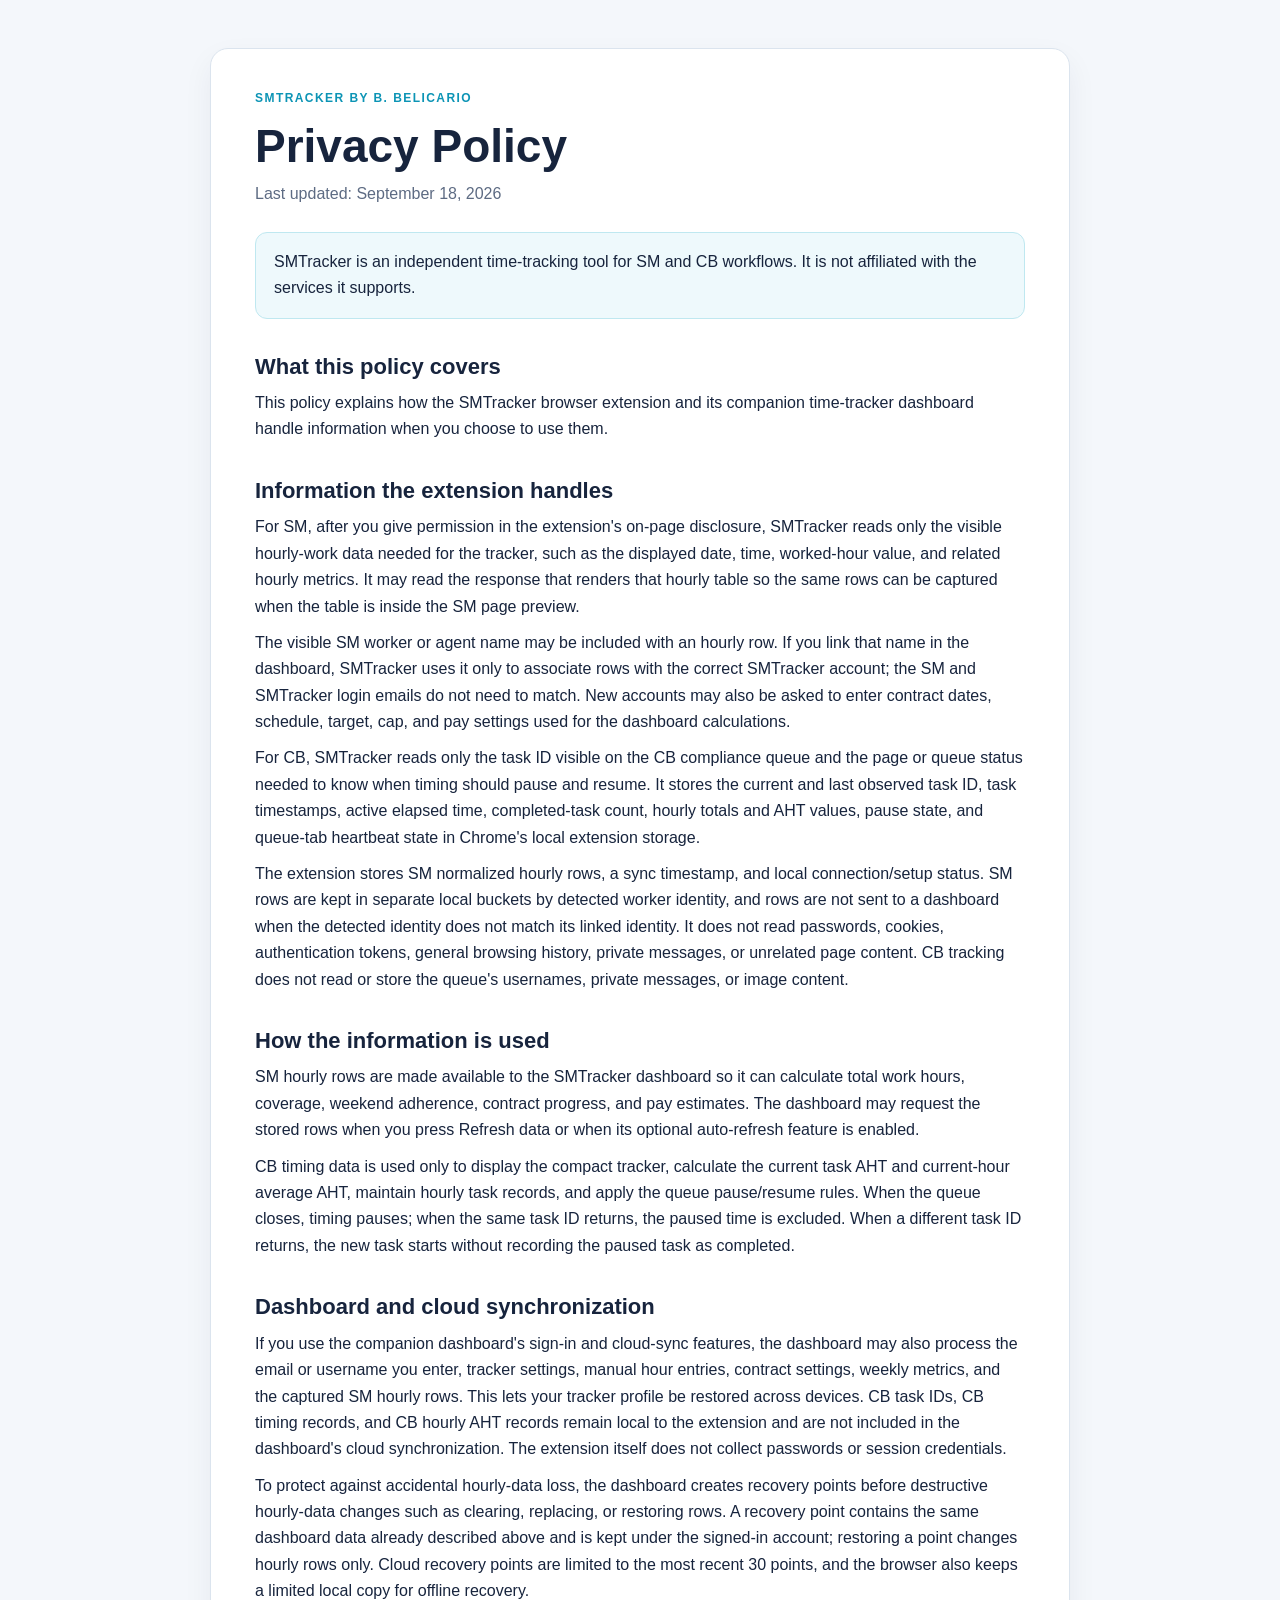
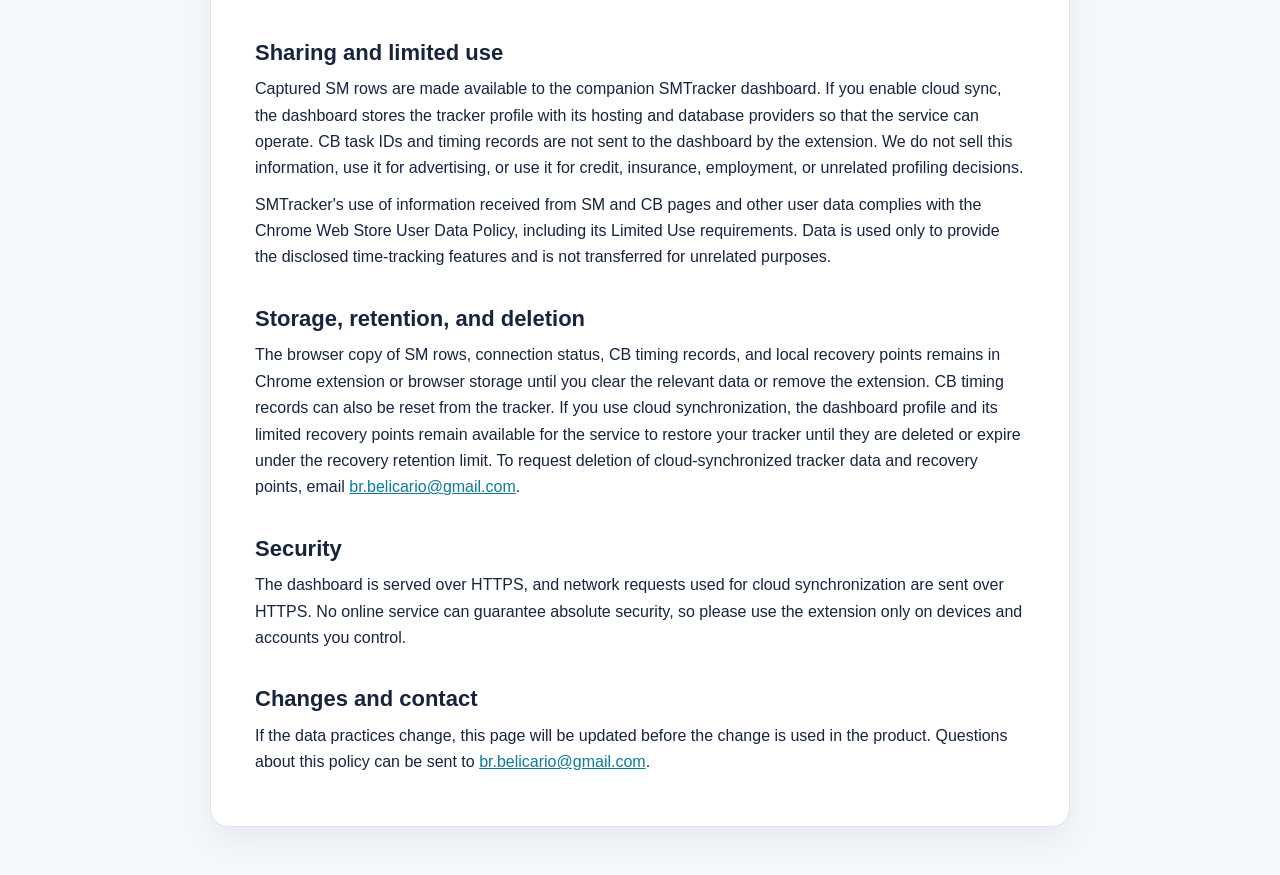
<file: privacy-policy.html>
<!doctype html>
<html lang="en">
<head>
  <meta charset="utf-8">
  <meta name="viewport" content="width=device-width, initial-scale=1">
  <title>Privacy Policy — SMTracker by B. Belicario</title>
  <style>
    :root {
      color-scheme: light;
      --ink: #17243d;
      --muted: #5d6b83;
      --line: #dbe4ee;
      --accent: #0c94b5;
      --paper: #ffffff;
      --background: #f4f7fb;
    }
    * { box-sizing: border-box; }
    body {
      margin: 0;
      background: var(--background);
      color: var(--ink);
      font: 16px/1.65 -apple-system, BlinkMacSystemFont, "Segoe UI", sans-serif;
    }
    main {
      width: min(860px, calc(100% - 32px));
      margin: 48px auto;
      padding: 40px 44px;
      background: var(--paper);
      border: 1px solid var(--line);
      border-radius: 18px;
      box-shadow: 0 12px 30px rgba(23, 36, 61, 0.06);
    }
    h1 { margin: 0 0 8px; font-size: clamp(30px, 5vw, 46px); line-height: 1.1; }
    h2 { margin: 34px 0 10px; font-size: 22px; line-height: 1.25; }
    p, ul { margin: 10px 0; }
    ul { padding-left: 24px; }
    .eyebrow {
      margin: 0 0 12px;
      color: var(--accent);
      font-size: 12px;
      font-weight: 800;
      letter-spacing: .12em;
      text-transform: uppercase;
    }
    .updated, .note { color: var(--muted); }
    .notice {
      margin: 24px 0;
      padding: 16px 18px;
      background: #eef9fc;
      border: 1px solid #bfe8f0;
      border-radius: 12px;
    }
    a { color: #087c9c; }
    @media (max-width: 600px) {
      main { margin: 16px auto; padding: 26px 22px; }
    }
  </style>
</head>
<body>
  <main>
    <p class="eyebrow">SMTracker by B. Belicario</p>
    <h1>Privacy Policy</h1>
    <p class="updated">Last updated: September 18, 2026</p>

    <div class="notice">
      SMTracker is an independent time-tracking tool for SM and CB workflows. It is not affiliated with the services it supports.
    </div>

    <h2>What this policy covers</h2>
    <p>
      This policy explains how the SMTracker browser extension and its companion time-tracker dashboard
      handle information when you choose to use them.
    </p>

    <h2>Information the extension handles</h2>
    <p>
      For SM, after you give permission in the extension's on-page disclosure, SMTracker reads only the
      visible hourly-work data needed for the tracker, such as the displayed date, time, worked-hour value,
      and related hourly metrics. It may read the response that renders that hourly table so the same rows
      can be captured when the table is inside the SM page preview.
    </p>
    <p>
      The visible SM worker or agent name may be included with an hourly row. If you link that name in the
      dashboard, SMTracker uses it only to associate rows with the correct SMTracker account; the SM and
      SMTracker login emails do not need to match. New accounts may also be asked to enter contract dates,
      schedule, target, cap, and pay settings used for the dashboard calculations.
    </p>
    <p>
      For CB, SMTracker reads only the task ID visible on the CB compliance queue and the page or queue
      status needed to know when timing should pause and resume. It stores the current and last observed
      task ID, task timestamps, active elapsed time, completed-task count, hourly totals and AHT values,
      pause state, and queue-tab heartbeat state in Chrome's local extension storage.
    </p>
    <p>
      The extension stores SM normalized hourly rows, a sync timestamp, and local connection/setup status.
      SM rows are kept in separate local buckets by detected worker identity, and rows are not sent to a
      dashboard when the detected identity does not match its linked identity.
      It does not read passwords, cookies, authentication tokens, general browsing history, private
      messages, or unrelated page content. CB tracking does not read or store the queue's usernames,
      private messages, or image content.
    </p>

    <h2>How the information is used</h2>
    <p>
      SM hourly rows are made available to the SMTracker dashboard so it can calculate total work hours,
      coverage, weekend adherence, contract progress, and pay estimates. The dashboard may request the
      stored rows when you press Refresh data or when its optional auto-refresh feature is enabled.
    </p>
    <p>
      CB timing data is used only to display the compact tracker, calculate the current task AHT and
      current-hour average AHT, maintain hourly task records, and apply the queue pause/resume rules. When
      the queue closes, timing pauses; when the same task ID returns, the paused time is excluded. When a
      different task ID returns, the new task starts without recording the paused task as completed.
    </p>

    <h2>Dashboard and cloud synchronization</h2>
    <p>
      If you use the companion dashboard's sign-in and cloud-sync features, the dashboard may also process
      the email or username you enter, tracker settings, manual hour entries, contract settings, weekly
      metrics, and the captured SM hourly rows. This lets your tracker profile be restored across devices.
      CB task IDs, CB timing records, and CB hourly AHT records remain local to the extension and are not
      included in the dashboard's cloud synchronization. The extension itself does not collect passwords
      or session credentials.
    </p>
    <p>
      To protect against accidental hourly-data loss, the dashboard creates recovery points before
      destructive hourly-data changes such as clearing, replacing, or restoring rows. A recovery point
      contains the same dashboard data already described above and is kept under the signed-in account;
      restoring a point changes hourly rows only. Cloud recovery points are limited to the most recent
      30 points, and the browser also keeps a limited local copy for offline recovery.
    </p>

    <h2>Sharing and limited use</h2>
    <p>
      Captured SM rows are made available to the companion SMTracker dashboard. If you enable cloud sync,
      the dashboard stores the tracker profile with its hosting and database providers so that the service
      can operate. CB task IDs and timing records are not sent to the dashboard by the extension. We do not
      sell this information, use it for advertising, or use it for credit, insurance, employment, or
      unrelated profiling decisions.
    </p>
    <p>
      SMTracker's use of information received from SM and CB pages and other user data complies with the
      Chrome Web Store User Data Policy, including its Limited Use requirements. Data is used only to
      provide the disclosed time-tracking features and is not transferred for unrelated purposes.
    </p>

    <h2>Storage, retention, and deletion</h2>
    <p>
      The browser copy of SM rows, connection status, CB timing records, and local recovery points remains
      in Chrome extension or browser storage until you clear the relevant data or remove the extension.
      CB timing records can also be reset from the tracker. If you use cloud synchronization, the dashboard
      profile and its limited recovery points remain available for the service to restore your tracker until
      they are deleted or expire under the recovery retention limit. To request deletion of cloud-synchronized
      tracker data and recovery points, email
      <a href="mailto:br.belicario@gmail.com">br.belicario@gmail.com</a>.
    </p>

    <h2>Security</h2>
    <p>
      The dashboard is served over HTTPS, and network requests used for cloud synchronization are sent
      over HTTPS. No online service can guarantee absolute security, so please use the extension only on
      devices and accounts you control.
    </p>

    <h2>Changes and contact</h2>
    <p>
      If the data practices change, this page will be updated before the change is used in the product.
      Questions about this policy can be sent to
      <a href="mailto:br.belicario@gmail.com">br.belicario@gmail.com</a>.
    </p>
  </main>
</body>
</html>
</file>
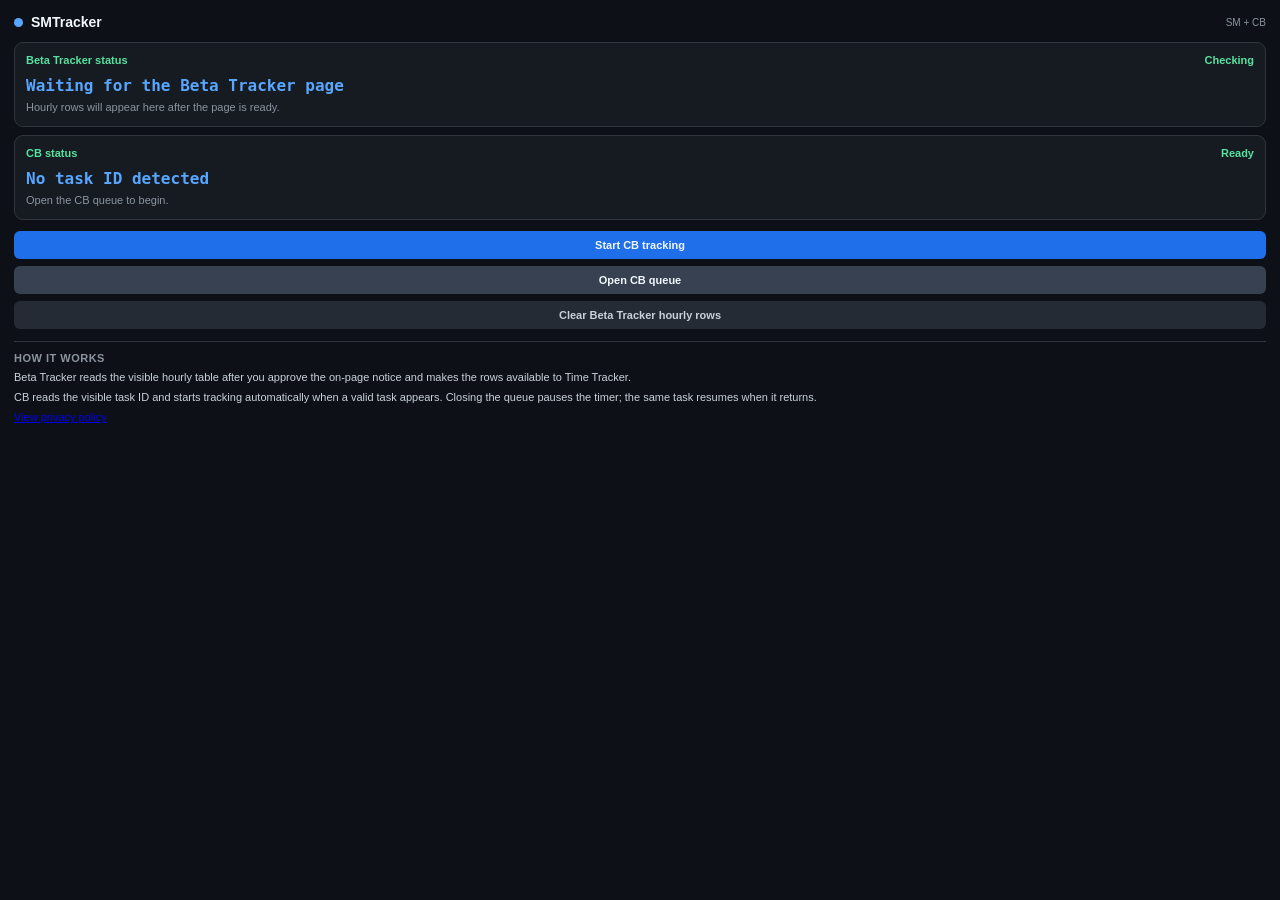
<file: helper/popup.html>
<!doctype html>
<html lang="en">
  <head>
    <meta charset="utf-8">
    <meta name="viewport" content="width=device-width, initial-scale=1">
    <title>SMTracker</title>
    <link rel="stylesheet" href="popup.css">
  </head>
  <body>
    <main>
      <header>
        <div class="brand"><span class="brand-dot"></span><span>SMTracker</span></div>
        <span class="version">SM + CB</span>
      </header>

      <section class="status-card">
        <div class="status-line">
          <span>Beta Tracker status</span>
          <span id="sm-status">Checking</span>
        </div>
        <div class="task" id="sm-summary">Waiting for the Beta Tracker page</div>
        <div class="summary" id="sm-detail">Hourly rows will appear here after the page is ready.</div>
      </section>

      <section class="status-card">
        <div class="status-line">
          <span>CB status</span>
          <span id="cb-status">Ready</span>
        </div>
        <div class="task" id="cb-task">No task ID detected</div>
        <div class="summary" id="cb-summary">Open the CB queue to begin.</div>
      </section>

      <div class="buttons">
        <button class="primary" id="tracking-button">Start CB tracking</button>
        <button id="open-queue">Open CB queue</button>
        <button class="muted" id="clear-sm-button">Clear Beta Tracker hourly rows</button>
      </div>

      <section class="instructions">
        <h2>How it works</h2>
        <p>Beta Tracker reads the visible hourly table after you approve the on-page notice and makes the rows available to Time Tracker.</p>
        <p>CB reads the visible task ID and starts tracking automatically when a valid task appears. Closing the queue pauses the timer; the same task resumes when it returns.</p>
        <p class="small"><a href="https://staffmetimetracker.pages.dev/privacy-policy.html" target="_blank" rel="noopener">View privacy policy</a></p>
      </section>
    </main>
    <script src="popup.js"></script>
  </body>
</html>
</file>
<file: helper/popup.css>
* { box-sizing: border-box; }
html, body { margin: 0; min-width: 330px; background: #0d1117; color: #f0f6fc; font-family: "Segoe UI", Arial, sans-serif; }
body { padding: 14px; }
main { width: 100%; }
header { display: flex; align-items: center; justify-content: space-between; gap: 12px; margin-bottom: 12px; }
.brand { display: flex; align-items: center; gap: 8px; font-size: 14px; font-weight: 800; }
.brand-dot { width: 9px; height: 9px; border-radius: 50%; background: #58a6ff; }
.version { color: #8b949e; font-size: 10px; }
.status-card { background: #161b22; border: 1px solid #30363d; border-radius: 9px; padding: 11px; }
.status-card + .status-card { margin-top: 8px; }
.status-line { display: flex; justify-content: space-between; color: #56e39f; font-size: 11px; font-weight: 800; }
.task { margin-top: 10px; color: #58a6ff; font-family: Consolas, monospace; font-size: 16px; font-weight: 800; overflow: hidden; text-overflow: ellipsis; white-space: nowrap; }
.summary { margin-top: 5px; color: #8b949e; font-size: 11px; line-height: 1.35; }
.buttons { display: grid; gap: 7px; margin-top: 11px; }
button { width: 100%; border: 0; border-radius: 6px; background: #374151; color: #f0f6fc; padding: 8px 10px; font: inherit; font-size: 11px; font-weight: 800; cursor: pointer; }
button:hover { filter: brightness(1.15); }
button:disabled { cursor: wait; opacity: .65; }
button.primary { background: #1f6feb; }
button.muted { background: #252b35; color: #c9d1d9; }
.instructions { margin-top: 12px; padding-top: 10px; border-top: 1px solid #30363d; }
h2 { margin: 0 0 6px; font-size: 11px; text-transform: uppercase; letter-spacing: .5px; color: #8b949e; }
p { margin: 5px 0; font-size: 11px; line-height: 1.4; color: #c9d1d9; }
p.small { color: #6e7681; }
</file>
